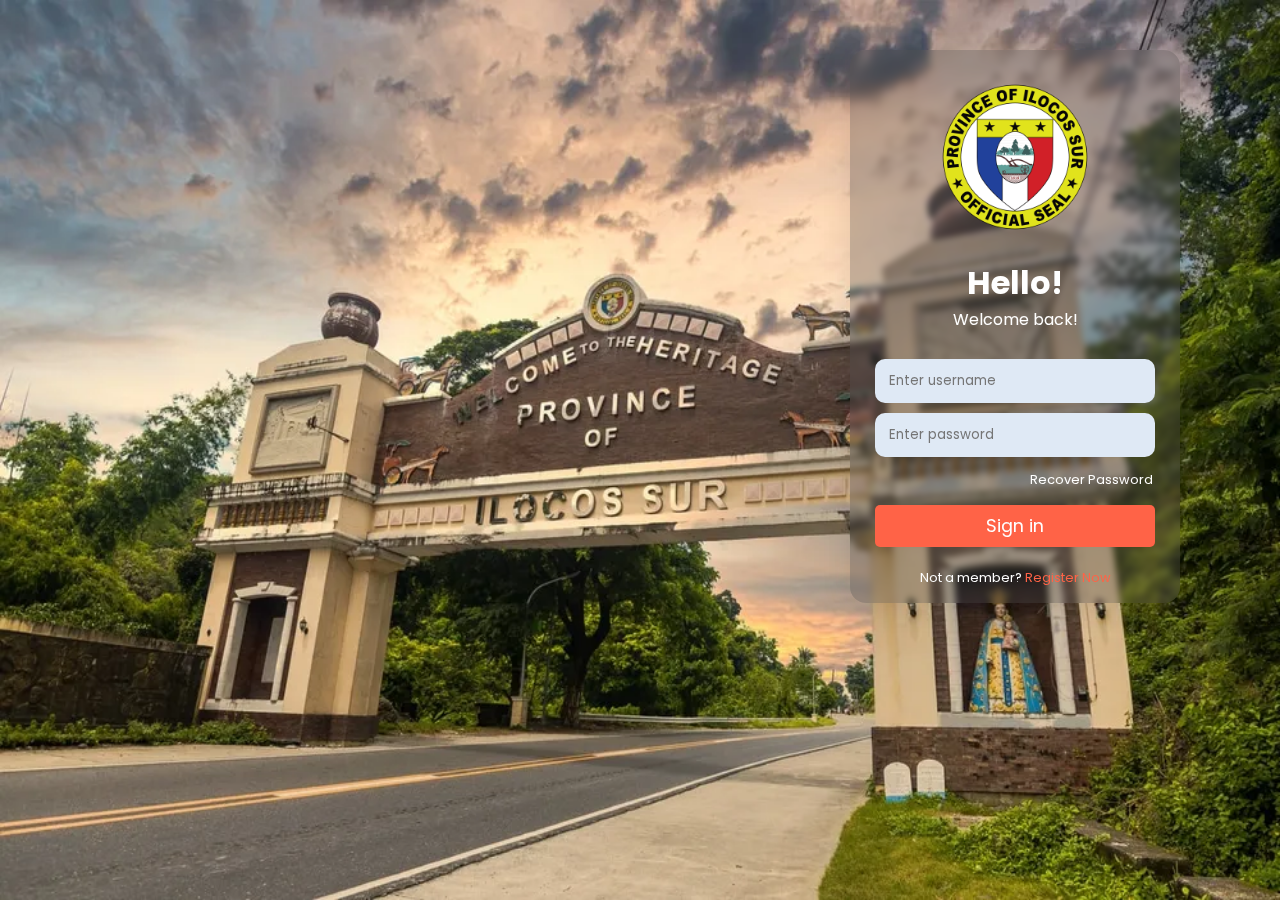
<file: signin.html>
<html lang="en">
<head>
    
  <meta charset="UTF-8">
  <title>Login </title>
 <style>
 
 @import url('https://fonts.googleapis.com/css2?family=Poppins:wght@400;600&display=swap');
*{
  margin: 0;
  padding: 0;
  box-sizing: border-box;
  font-family: "Poppins", sans-serif;
}
body{
  background-image: url("images/front.png");
  background-size: 100% 100%;
}
.wrapper{
  width: 330px;
  padding: 2rem 0 1rem 0;
  margin: 50px ;
  margin-left: 800px;
  border-radius: 10px;
  text-align: center;
  box-shadow: 0 20px 35px rgba(0, 0, 0, 0.1);
  background: rgba(79, 76, 76, 0.32);
  border-radius: 16px;
  box-shadow: 0 4px 30px rgba(0, 0, 0, 0.1);
  backdrop-filter: blur(3.0px);
  -webkit-backdrop-filter: blur(1.1px);

}

@media (max-width: 992px) {
  .wrapper {
    margin: 20px auto;
    padding: 1rem;
  }
}

h1{
  font-size: 2rem;
  color: #ffffff;
}
p{
  margin-bottom: 1.7rem;
}
form input{
  width: 85%;
  outline: none;
  border: none;
  background: #dfe9f5;
  padding: 12px 14px;
  margin-bottom: 10px;
  border-radius: 10px;
}
.recover{
  text-align: right;
  font-size: 0.8rem;
  margin: 0.2rem 1.7rem 0 0;
}
.recover a{
  text-decoration: none;
  color: #07001f;
}
button{
  font-size: 1.1rem;
  margin-top: 1rem;
  padding: 8px 0;
  border-radius: 5px;
  outline: none;
  border: none;
  width: 85%;
  background: tomato;
  color: #fff;
  cursor: pointer;
}
button:hover{
  background: rgba(122, 30, 30, 0.767);
}
.or{
  font-size: 0.8rem;
  margin-top: 1.5rem;
}
.icons i{
  color: #07001f;
  padding: 00.8rem 1.5rem;
  border-radius: 10px;
  margin-left: .9rem;
  font-size: 1.5rem;
  cursor: pointer;
  border: 2px solid #dfe9f5;
}
.icons i:hover{
  color: #fff !important;
  background: #07001f;
  transition: 1s;
}
.icons i:first-child{
  color: green;
}
.icons i:last-child{
  color: blue;
}
.not-member{
  font-size: 0.8rem;
  margin-top: 1.4rem;
}
.not-member a{
  color: tomato;
  text-decoration: none;
}
a:hover{
  text-decoration: underline;
}


 
 </style>
  
</head>
<body>


<center>


  <div class="wrapper">
  
<p> <a href="index.html">
<img src="images/logo.png" 
height= "150"
width= "150"
align= "center"> 
</a>
</p>

    <h1>Hello!</h1>
    <p> <font color= "white">
      Welcome back! </font></p>
    <form action="#">
      <input type="text" placeholder="Enter username" id="username" required>
      <input type="password" placeholder="Enter password" id="password" required>
      <p class="recover">
        <a href="#"><font color= "white"> Recover Password </font></a>
      </p>
  	<button type="submit">
	Sign in</button>
    <div class="not-member">
      <font color= "white">
      Not a member? </font> <a href="signup.html">Register Now</a>
	 </form>
    </div>
  </div>
</center>
</body>
</html>
</file>
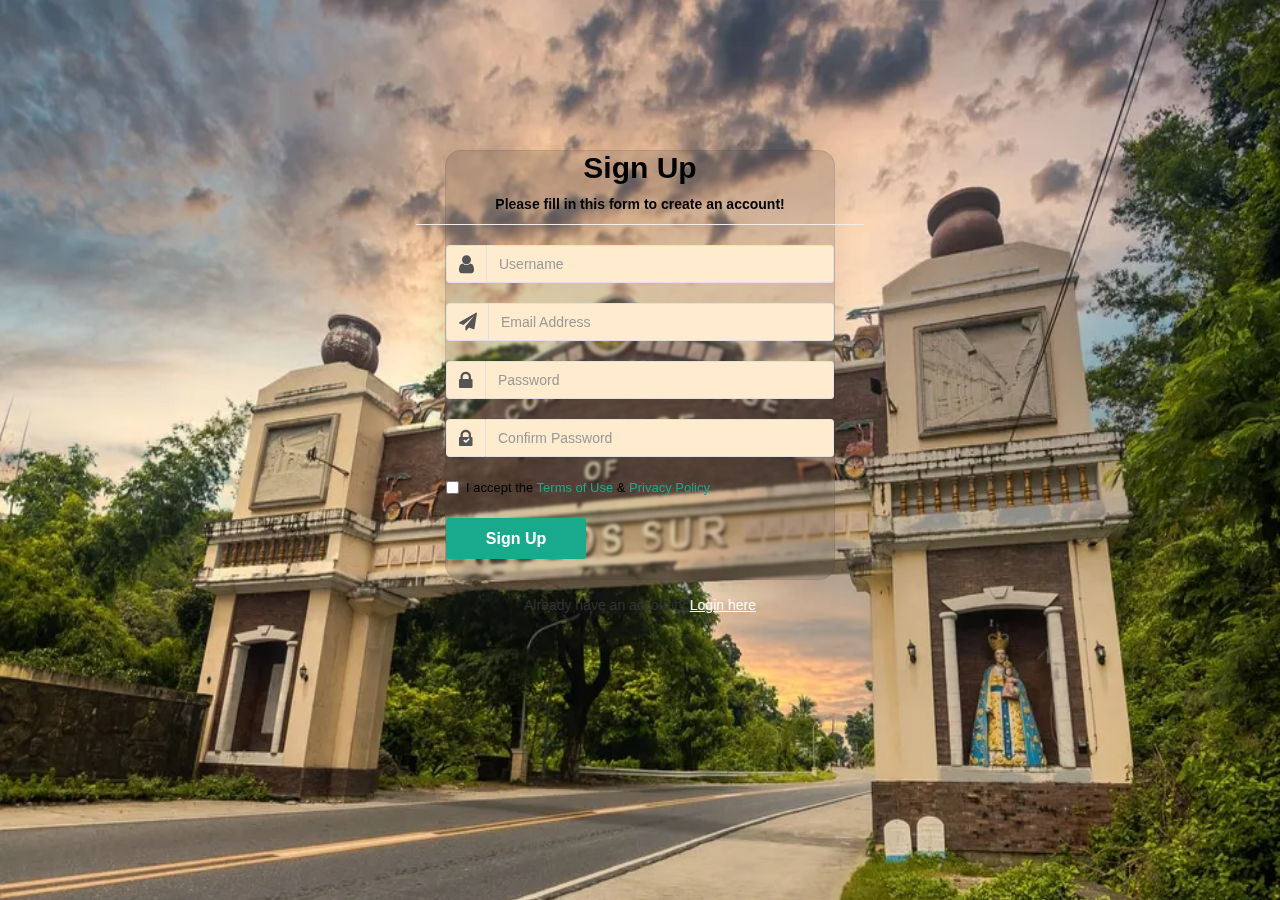
<file: signup.html>
<!DOCTYPE html>
<html lang="en">
<head>
<meta charset="utf-8">
<meta http-equiv="X-UA-Compatible" content="IE=edge">
<meta name="viewport" content="width=device-width, initial-scale=1">
<link href="https://fonts.googleapis.com/css?family=Roboto:400,700" rel="stylesheet">
<title>Sign up Form</title>
<link rel="stylesheet" href="https://maxcdn.bootstrapcdn.com/bootstrap/3.3.7/css/bootstrap.min.css">
<link rel="stylesheet" href="https://maxcdn.bootstrapcdn.com/font-awesome/4.7.0/css/font-awesome.min.css">
<script src="https://ajax.googleapis.com/ajax/libs/jquery/1.12.4/jquery.min.js"></script>
<script src="https://maxcdn.bootstrapcdn.com/bootstrap/3.3.7/js/bootstrap.min.js"></script> 
<style>
	body {
	
		background-image: url("images/front.png");
  		background-size: 100% 150%;
		background-repeat: no-repeat;
		
	}
	.form-control, .form-control:focus, .input-group-addon {
		border-color: #e1e1e1;
		box-shadow: 0 20px 35px rgba(0, 0, 0, 0.1);
  		background: blanchedalmond;
	
	}
    .form-control, .btn {        
        border-radius: 3px;
    }
	.signup-form {
		width: 390px;
		margin: 0 auto;
		padding: 30px 0;

	}
    .signup-form form {
		color:black;
		border-radius: 3px;
    	margin-bottom: 15px;
        background: #fff;
        box-shadow: 0px 2px 2px rgba(0, 0, 0, 0.3);
		box-shadow: 0 20px 35px rgba(0, 0, 0, 0.1); 
		background: rgba(48, 43, 43, 0.19);
		border-radius: 16px;
		box-shadow: 0 4px 30px rgba(0, 0, 0, 0.1);
		backdrop-filter: blur(1.4px);
		-webkit-backdrop-filter: blur(1.4px);
		border: 1px solid rgba(48, 43, 43, 0.09);
    }
	.signup-form h2 {
		color:black;
		font-weight: bold;
        margin-top: 0;
    }
    .signup-form hr {
        margin: 0 -30px 20px;
    }
	.signup-form .form-group {
		margin-bottom: 20px;
	}
	.signup-form label {
		font-weight: normal;
		font-size: 13px;
	}
	.signup-form .form-control {
		min-height: 38px;
		box-shadow: none !important;
	}	
	.signup-form .input-group-addon {
		max-width: 42px;
		text-align: center;
	}
	.signup-form input[type="checkbox"] {
		margin-top: 2px;
	}   
    .signup-form .btn{        
        font-size: 16px;
        font-weight: bold;
		background: #19aa8d;
		border: none;
		min-width: 140px;
    }
	.signup-form .btn:hover, .signup-form .btn:focus {
		background: #179b81;
        outline: none;
	}
	.signup-form a {
		color: #fff;	
		text-decoration: underline;
	}
	.signup-form a:hover {
		text-decoration: none;
	}
	.signup-form form a {
		color: #19aa8d;
		text-decoration: none;
	}	
	.signup-form form a:hover {
		text-decoration: underline;
	}
	.signup-form .fa {
		font-size: 21px;
	}
	.signup-form .fa-paper-plane {
		font-size: 18px;
	}
	.signup-form .fa-check {
		color: #fff;
		left: 17px;
		top: 18px;
		font-size: 7px;
		position: absolute;
	}
</style>
</head>
<body>
<div class="signup-form">
	<br>
		<br><br>
		<br><br>
		<br>
    <form action="signin.html" method="post">
		<center>
		<h2>Sign Up</h2>
		<p><b>Please fill in this form to create an account!</b></p>
		<hr>
		</center>
        <div class="form-group">
			<div class="input-group">
				<span class="input-group-addon"><i class="fa fa-user"></i></span>
				<input type="text" class="form-control" name="username" placeholder="Username" required="required">
			</div>
        </div>
        <div class="form-group">
			<div class="input-group">
				<span class="input-group-addon"><i class="fa fa-paper-plane"></i></span>
				<input type="email" class="form-control" name="email" placeholder="Email Address" required="required">
			</div>
        </div>
		<div class="form-group">
			<div class="input-group">
				<span class="input-group-addon"><i class="fa fa-lock"></i></span>
				<input type="password" class="form-control" name="password" placeholder="Password" required="required">
			</div>
        </div>
		<div class="form-group">
			<div class="input-group">
				<span class="input-group-addon">
					<i class="fa fa-lock"></i>
					<i class="fa fa-check"></i>
				</span>
				<input type="password" class="form-control" name="confirm_password" placeholder="Confirm Password" required="required">
			</div>
        </div>
        <div class="form-group">
			<label class="checkbox-inline"><input type="checkbox" required="required"> I accept the <a href="#">Terms of Use</a> &amp; <a href="#">Privacy Policy</a></label>
		</div>
		<div class="form-group">
            <button type="submit" class="btn btn-primary btn-lg">Sign Up</button>
        </div>
    </form>
	<div class="text-center">Already have an account? <a href="signin.html">Login here</a></div>
</div>

</body>
</html>
</file>
